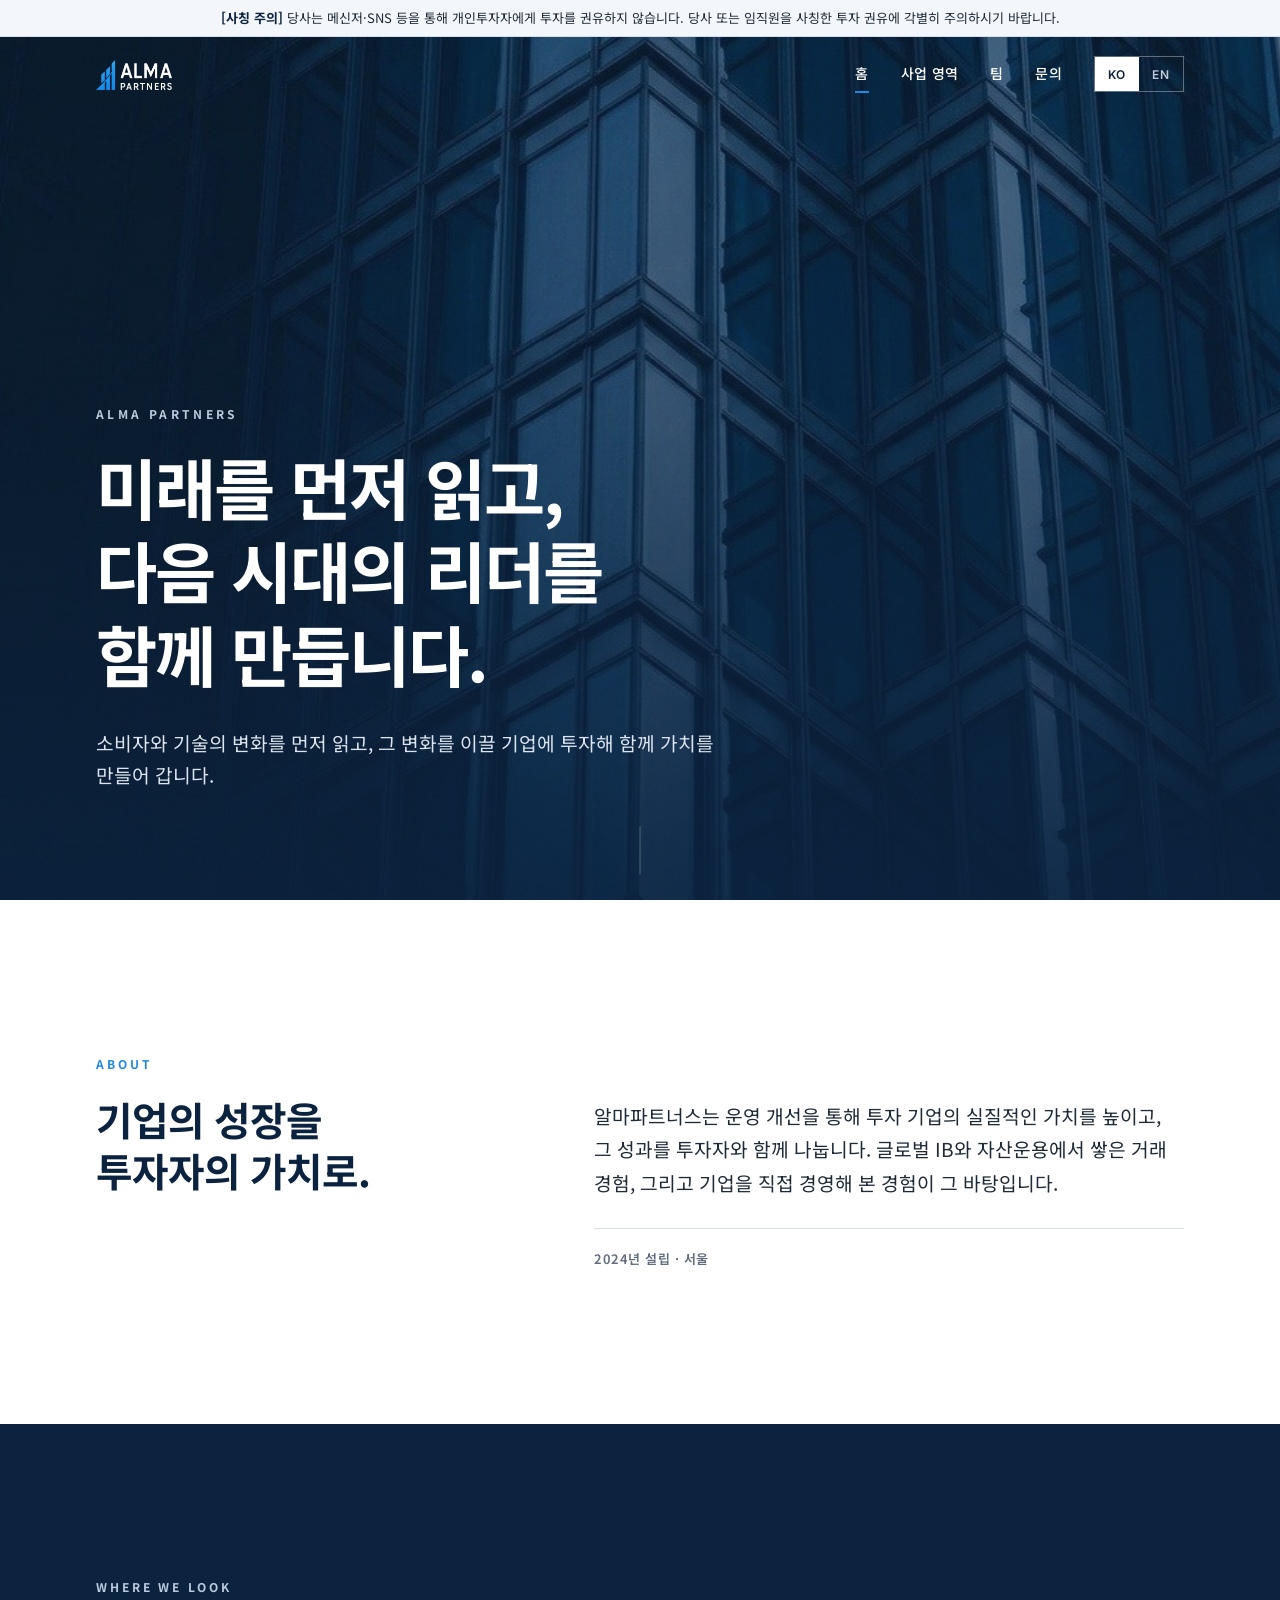
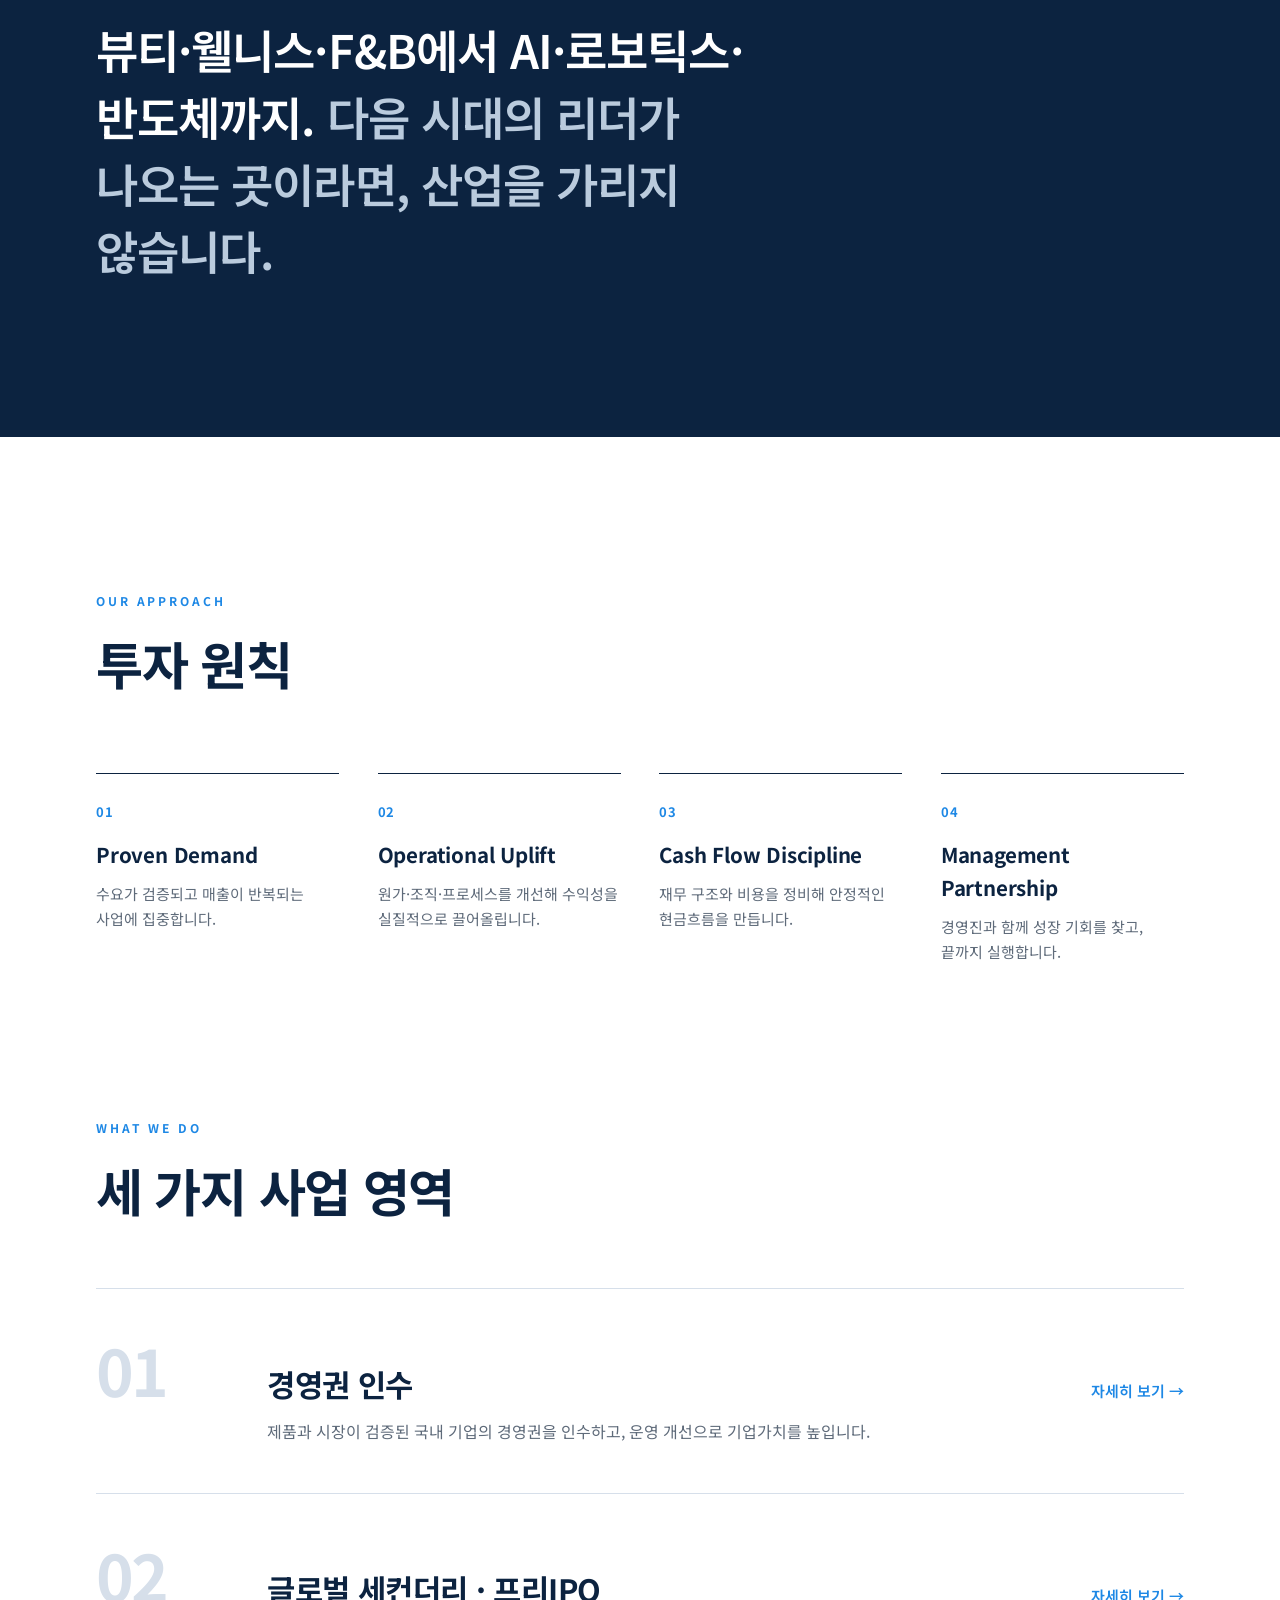
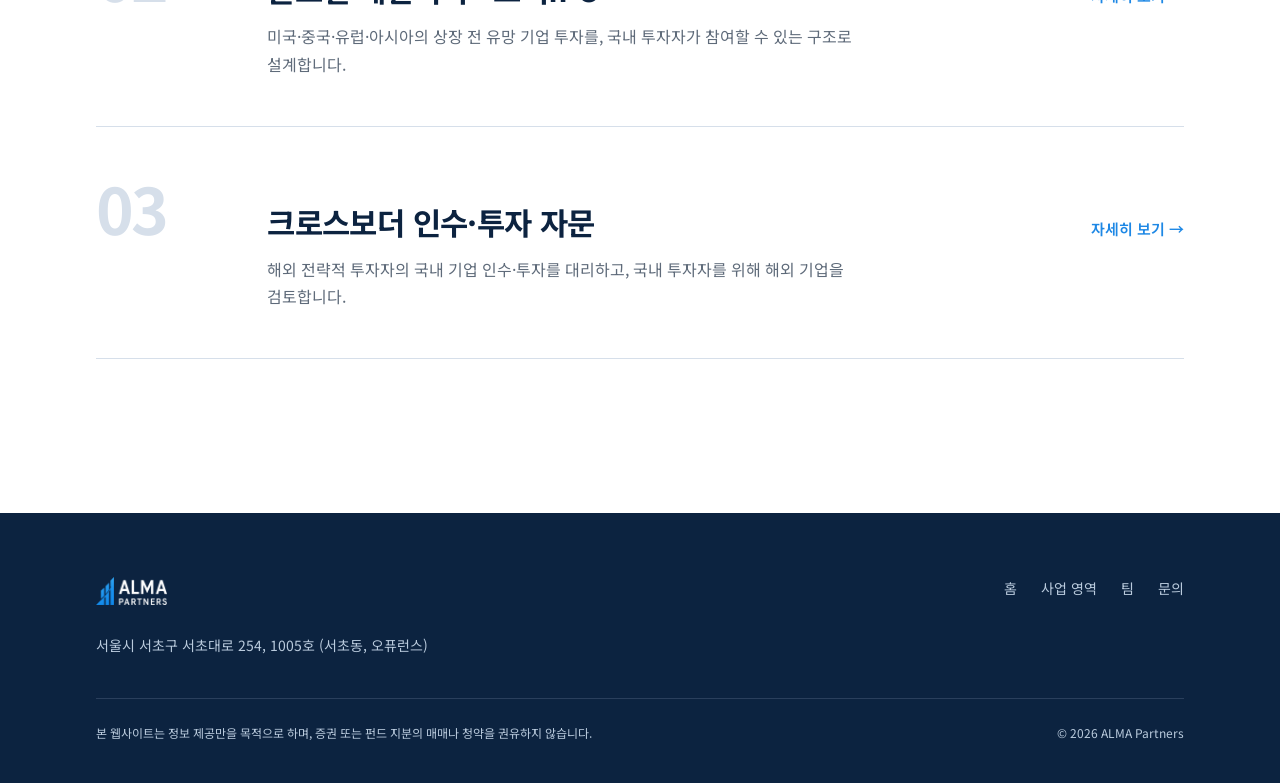
<file: index.html>
<!doctype html>
<html lang="ko" data-lang="ko" class="no-js" data-title-ko="ALMA Partners | 알마파트너스" data-title-en="ALMA Partners" data-desc-ko="알마파트너스는 다음 시대를 이끌 기업에 투자하고, 운영 개선으로 투자자를 위한 가치를 만드는 사모투자 운용사입니다." data-desc-en="ALMA Partners is a Seoul-based private equity firm that backs the companies that will lead what comes next, and creates value alongside them.">
<head>
<meta charset="utf-8">
<meta name="viewport" content="width=device-width, initial-scale=1, viewport-fit=cover">
<title>ALMA Partners | 알마파트너스</title>
<meta name="description" content="알마파트너스는 다음 시대를 이끌 기업에 투자하고, 운영 개선으로 투자자를 위한 가치를 만드는 사모투자 운용사입니다.">
<meta property="og:title" content="ALMA Partners">
<meta property="og:description" content="ALMA Partners is a Seoul-based private equity firm that backs the companies that will lead what comes next, and creates value alongside them.">
<meta property="og:image" content="assets/hero.jpg">
<meta property="og:type" content="website">
<meta name="theme-color" content="#0C2340">
<link rel="icon" type="image/png" href="assets/favicon.png">
<link rel="apple-touch-icon" href="assets/apple-touch-icon.png">
<link rel="preconnect" href="https://fonts.googleapis.com">
<link rel="preconnect" href="https://fonts.gstatic.com" crossorigin>
<link href="https://fonts.googleapis.com/css2?family=Inter:wght@400;500;600;700&family=Noto+Sans+KR:wght@400;500;700&display=swap" rel="stylesheet">
<link rel="stylesheet" href="css/style.css">
</head>
<body class="page-home">
<header class="site-head">
  <div class="notice ko-only" role="note"><strong>[사칭 주의]</strong> 당사는 메신저·SNS 등을 통해 개인투자자에게 투자를 권유하지 않습니다. 당사 또는 임직원을 사칭한 투자 권유에 각별히 주의하시기 바랍니다.</div>
  <div class="wrap bar">
    <a class="brand" href="index.html" aria-label="ALMA Partners"><img src="assets/logo_white.png" alt="ALMA Partners" width="76" height="30"></a>
    <button class="burger" type="button" aria-label="Menu" aria-expanded="false" aria-controls="nav"><span></span><span></span><span></span></button>
    <nav class="nav" id="nav" aria-label="Main">
      <a href="index.html" aria-current="page"><span data-l="ko">홈</span><span data-l="en">Home</span></a><a href="what-we-do.html"><span data-l="ko">사업 영역</span><span data-l="en">What We Do</span></a><a href="team.html"><span data-l="ko">팀</span><span data-l="en">Team</span></a><a href="contact.html"><span data-l="ko">문의</span><span data-l="en">Contact</span></a>
      <div class="lang" role="group" aria-label="Language"><button type="button" data-set="ko" aria-pressed="true">KO</button><button type="button" data-set="en" aria-pressed="false">EN</button></div>
    </nav>
  </div>
</header>
<main>
<section class="hero">
  <div class="hero-bg" aria-hidden="true"></div>
  <div class="wrap">
    <p class="eyebrow reveal">ALMA Partners</p>
    <h1 class="reveal" style="--d:1"><span data-l="ko">미래를 먼저 읽고,<br>다음 시대의 리더를<br>함께 만듭니다.</span><span data-l="en">See what&rsquo;s next.<br>Build who leads it.</span></h1>
    <p class="lead reveal" style="--d:2"><span data-l="ko">소비자와 기술의 변화를 먼저 읽고, 그 변화를 이끌 기업에 투자해 함께 가치를 만들어 갑니다.</span><span data-l="en">We picture where consumers and technology are heading, then partner with the companies that will lead that future, and create value alongside them.</span></p>
  </div>
  <div class="scroll-hint" aria-hidden="true"></div>
</section>

<section class="block">
  <div class="wrap">
    <p class="label reveal">About</p>
    <div class="split">
      <h2 class="h2 reveal" style="--d:1"><span data-l="ko">기업의 성장을<br>투자자의 가치로.</span><span data-l="en">Building better companies.<br>Creating value for our investors.</span></h2>
      <div class="reveal" style="--d:2">
        <p class="body-lg"><span data-l="ko">알마파트너스는 운영 개선을 통해 투자 기업의 실질적인 가치를 높이고, 그 성과를 투자자와 함께 나눕니다. 글로벌 IB와 자산운용에서 쌓은 거래 경험, 그리고 기업을 직접 경영해 본 경험이 그 바탕입니다.</span><span data-l="en">We raise the real value of the companies we invest in through operating improvement, and share that outcome with our investors. Our partners bring deal experience from global investment banks and asset managers, and have run companies themselves.</span></p>
        <p class="facts"><span data-l="ko">2024년 설립 · 서울</span><span data-l="en">Founded 2024 · Seoul</span></p>
      </div>
    </div>
  </div>
</section>

<section class="block statement">
  <div class="wrap">
    <p class="label reveal" style="color:var(--pale)">Where We Look</p>
    <p class="reveal" style="--d:1"><span data-l="ko">뷰티·웰니스·F&amp;B에서 AI·로보틱스·반도체까지. <span class="accent">다음 시대의 리더가 나오는 곳이라면, 산업을 가리지 않습니다.</span></span><span data-l="en">From beauty, wellness and F&amp;B to AI, robotics and semiconductors, <span class="accent">wherever the next leaders are being built.</span></span></p>
  </div>
</section>

<section class="block">
  <div class="wrap">
    <p class="label reveal">Our Approach</p>
    <h2 class="h2 reveal" style="--d:1"><span data-l="ko">투자 원칙</span><span data-l="en">How we invest</span></h2>
    <div class="principles">
      <div class="principle reveal" style="--d:0"><span class="num">01</span><h3>Proven Demand</h3><p><span data-l="ko">수요가 검증되고 매출이 반복되는 사업에 집중합니다.</span><span data-l="en">We focus on businesses with validated demand and recurring revenue.</span></p></div>
      <div class="principle reveal" style="--d:1"><span class="num">02</span><h3>Operational Uplift</h3><p><span data-l="ko">원가·조직·프로세스를 개선해 수익성을 실질적으로 끌어올립니다.</span><span data-l="en">We raise real profitability through cost, organisation and process improvement.</span></p></div>
      <div class="principle reveal" style="--d:2"><span class="num">03</span><h3>Cash Flow Discipline</h3><p><span data-l="ko">재무 구조와 비용을 정비해 안정적인 현금흐름을 만듭니다.</span><span data-l="en">We build stable cash flow through a stronger capital structure and cost efficiency.</span></p></div>
      <div class="principle reveal" style="--d:3"><span class="num">04</span><h3>Management Partnership</h3><p><span data-l="ko">경영진과 함께 성장 기회를 찾고, 끝까지 실행합니다.</span><span data-l="en">We find and execute growth opportunities together with management.</span></p></div>
    </div>
  </div>
</section>

<section class="block" style="padding-top:0">
  <div class="wrap">
    <p class="label reveal">What We Do</p>
    <h2 class="h2 reveal" style="--d:1"><span data-l="ko">세 가지 사업 영역</span><span data-l="en">Three platforms</span></h2>
    <div class="platforms">
      <a class="platform reveal" style="--d:0" href="what-we-do.html#p01"><span class="big">01</span><div><h3><span data-l="ko">경영권 인수</span><span data-l="en">Control Buyout</span></h3><p><span data-l="ko">제품과 시장이 검증된 국내 기업의 경영권을 인수하고, 운영 개선으로 기업가치를 높입니다.</span><span data-l="en">We acquire control of Korean companies with proven product-market fit and grow their value through operating improvement.</span></p></div><span class="arrow"><span data-l="ko">자세히 보기 →</span><span data-l="en">Learn more →</span></span></a>
      <a class="platform reveal" style="--d:1" href="what-we-do.html#p02"><span class="big">02</span><div><h3><span data-l="ko">글로벌 세컨더리 <br>· 프리IPO</span><span data-l="en">Global Secondaries & Pre-IPO</span></h3><p><span data-l="ko">미국·중국·유럽·아시아의 상장 전 유망 기업 투자를, 국내 투자자가 참여할 수 있는 구조로 설계합니다.</span><span data-l="en">We structure investments in late-stage private companies in the US, China, Europe and Asia through a Korean vehicle.</span></p></div><span class="arrow"><span data-l="ko">자세히 보기 →</span><span data-l="en">Learn more →</span></span></a>
      <a class="platform reveal" style="--d:2" href="what-we-do.html#p03"><span class="big">03</span><div><h3><span data-l="ko">크로스보더 <br>인수·투자 자문</span><span data-l="en">Cross-border Mandates</span></h3><p><span data-l="ko">해외 전략적 투자자의 국내 기업 인수·투자를 대리하고, 국내 투자자를 위해 해외 기업을 검토합니다.</span><span data-l="en">We act for overseas strategic investors acquiring or investing in Korean companies, and review global companies for Korean investors.</span></p></div><span class="arrow"><span data-l="ko">자세히 보기 →</span><span data-l="en">Learn more →</span></span></a>
    </div>
  </div>
</section>
</main>
<footer class="site-foot">
  <div class="wrap">
    <div class="foot-top">
      <img src="assets/logo_white.png" alt="ALMA Partners" width="71" height="28">
      <nav class="foot-nav" aria-label="Footer"><a href="index.html"><span data-l="ko">홈</span><span data-l="en">Home</span></a><a href="what-we-do.html"><span data-l="ko">사업 영역</span><span data-l="en">What We Do</span></a><a href="team.html"><span data-l="ko">팀</span><span data-l="en">Team</span></a><a href="contact.html"><span data-l="ko">문의</span><span data-l="en">Contact</span></a></nav>
    </div>
    <div class="foot-top" style="margin-top:28px">
      <address style="font-style:normal;font-size:14px;line-height:1.8"><span data-l="ko">서울시 서초구 서초대로 254, 1005호 (서초동, 오퓨런스)</span><span data-l="en">Suite 1005, 254 Seocho-daero, Seocho-gu, Seoul, Korea</span></address>
    </div>
    <div class="foot-bottom">
      <p><span data-l="ko">본 웹사이트는 정보 제공만을 목적으로 하며, 증권 또는 펀드 지분의 매매나 청약을 권유하지 않습니다.</span><span data-l="en">This website is for information only and does not constitute an offer or solicitation to buy or sell any securities or fund interests.</span></p>
      <p>© 2026 ALMA Partners</p>
    </div>
  </div>
</footer>
<script src="js/main.js"></script>
</body>
</html>
</file>
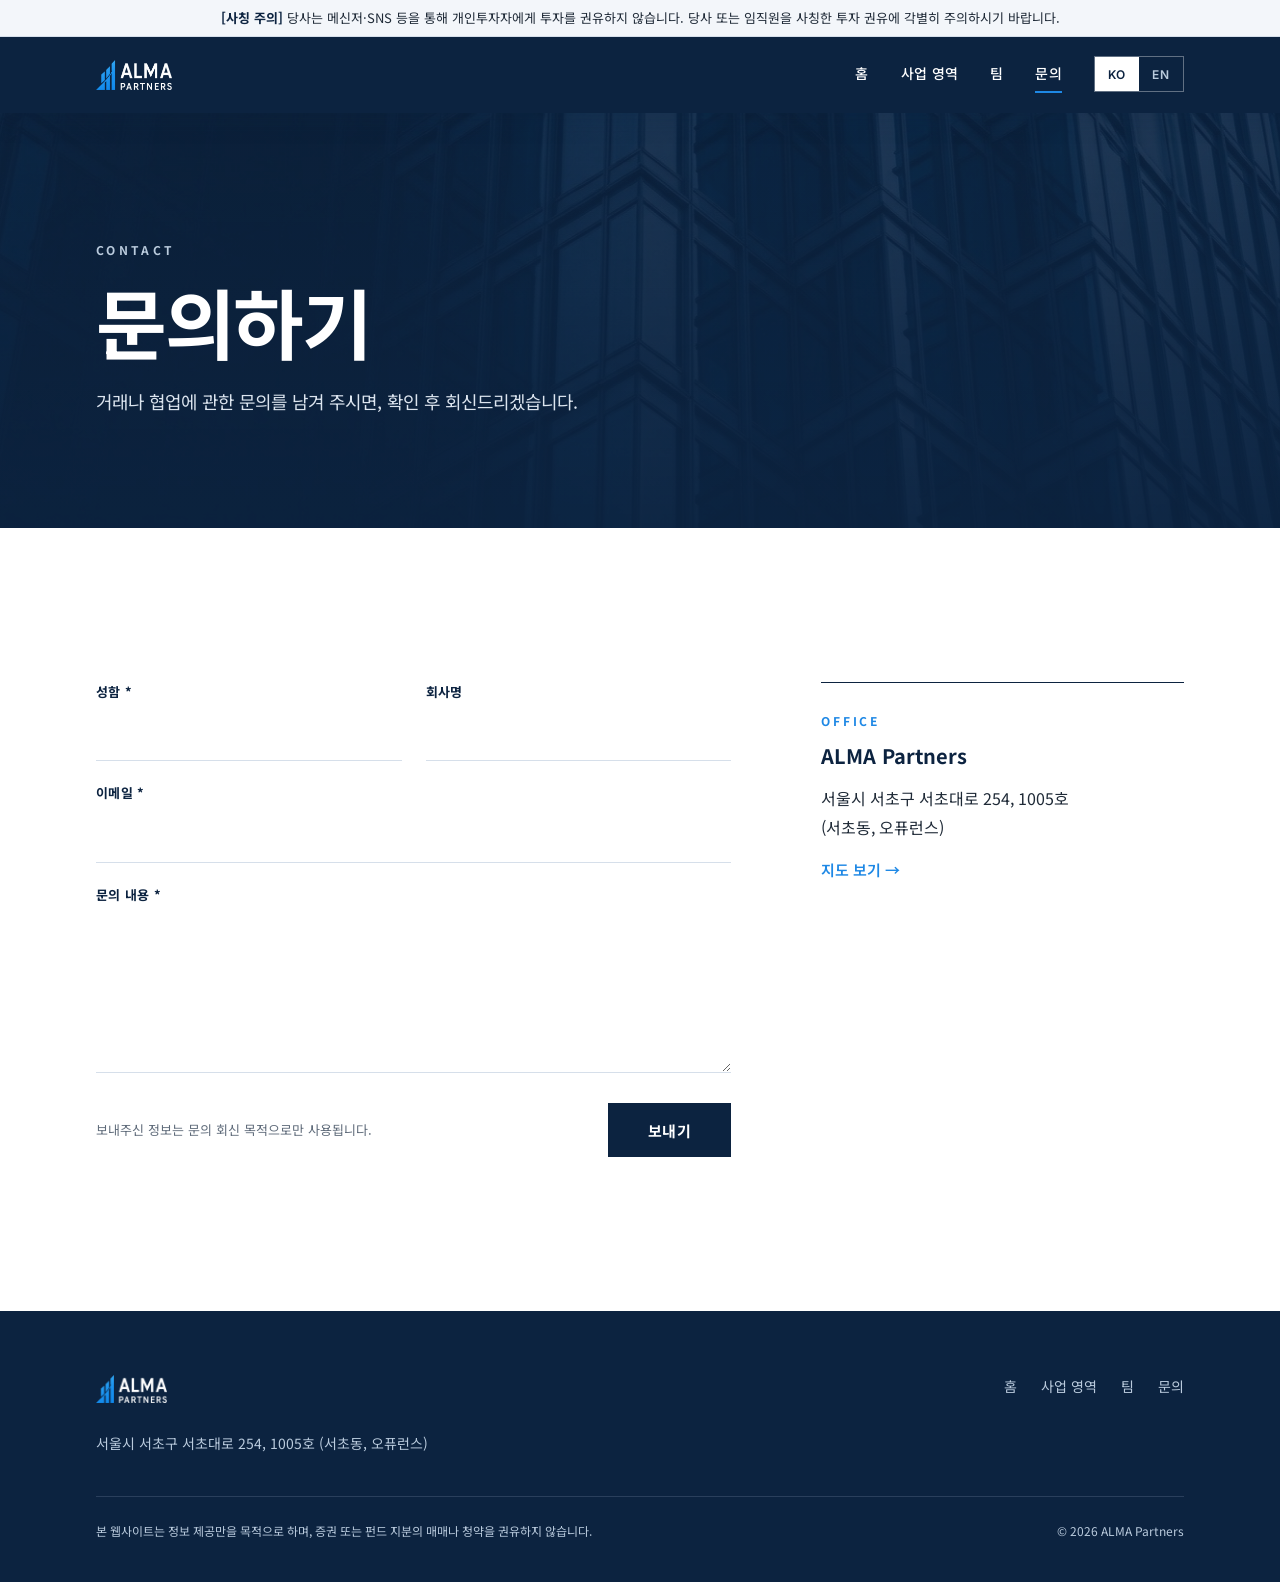
<file: contact.html>
<!doctype html>
<html lang="ko" data-lang="ko" class="no-js" data-title-ko="문의 | 알마파트너스" data-title-en="Contact | ALMA Partners" data-desc-ko="알마파트너스 문의하기" data-desc-en="Contact ALMA Partners">
<head>
<meta charset="utf-8">
<meta name="viewport" content="width=device-width, initial-scale=1, viewport-fit=cover">
<title>문의 | 알마파트너스</title>
<meta name="description" content="알마파트너스 문의하기">
<meta property="og:title" content="Contact | ALMA Partners">
<meta property="og:description" content="Contact ALMA Partners">
<meta property="og:image" content="assets/hero.jpg">
<meta property="og:type" content="website">
<meta name="theme-color" content="#0C2340">
<link rel="icon" type="image/png" href="assets/favicon.png">
<link rel="apple-touch-icon" href="assets/apple-touch-icon.png">
<link rel="preconnect" href="https://fonts.googleapis.com">
<link rel="preconnect" href="https://fonts.gstatic.com" crossorigin>
<link href="https://fonts.googleapis.com/css2?family=Inter:wght@400;500;600;700&family=Noto+Sans+KR:wght@400;500;700&display=swap" rel="stylesheet">
<link rel="stylesheet" href="css/style.css">
</head>
<body class="page-inner">
<header class="site-head">
  <div class="notice ko-only" role="note"><strong>[사칭 주의]</strong> 당사는 메신저·SNS 등을 통해 개인투자자에게 투자를 권유하지 않습니다. 당사 또는 임직원을 사칭한 투자 권유에 각별히 주의하시기 바랍니다.</div>
  <div class="wrap bar">
    <a class="brand" href="index.html" aria-label="ALMA Partners"><img src="assets/logo_white.png" alt="ALMA Partners" width="76" height="30"></a>
    <button class="burger" type="button" aria-label="Menu" aria-expanded="false" aria-controls="nav"><span></span><span></span><span></span></button>
    <nav class="nav" id="nav" aria-label="Main">
      <a href="index.html"><span data-l="ko">홈</span><span data-l="en">Home</span></a><a href="what-we-do.html"><span data-l="ko">사업 영역</span><span data-l="en">What We Do</span></a><a href="team.html"><span data-l="ko">팀</span><span data-l="en">Team</span></a><a href="contact.html" aria-current="page"><span data-l="ko">문의</span><span data-l="en">Contact</span></a>
      <div class="lang" role="group" aria-label="Language"><button type="button" data-set="ko" aria-pressed="true">KO</button><button type="button" data-set="en" aria-pressed="false">EN</button></div>
    </nav>
  </div>
</header>
<main>
<section class="band">
  <div class="hero-bg" aria-hidden="true"></div>
  <div class="wrap">
    <p class="eyebrow reveal">Contact</p>
    <h1 class="reveal" style="--d:1"><span data-l="ko">문의하기</span><span data-l="en">Get in touch</span></h1>
    <p class="lead reveal" style="--d:2"><span data-l="ko">거래나 협업에 관한 문의를 남겨 주시면, 확인 후 회신드리겠습니다.</span><span data-l="en">For transactions, partnerships or other enquiries, leave us a message and we will reply.</span></p>
  </div>
</section>
<section class="block">
  <div class="wrap contact-grid">
    <div class="form-area reveal">
      <form class="form" action="https://formsubmit.co/charlierhee@almapt.co.kr" method="POST" data-ajax="https://formsubmit.co/ajax/charlierhee@almapt.co.kr">
        <input type="hidden" name="_subject" value="ALMA Partners website enquiry">
                <input type="hidden" name="_captcha" value="false">
        <input type="text" name="_honey" class="hp" tabindex="-1" autocomplete="off" aria-hidden="true">
        <div class="field"><label for="f-name"><span data-l="ko">성함</span><span data-l="en">Name</span> *</label><input id="f-name" name="name" type="text" required autocomplete="name"></div>
        <div class="field"><label for="f-company"><span data-l="ko">회사명</span><span data-l="en">Company</span></label><input id="f-company" name="company" type="text" autocomplete="organization"></div>
        <div class="field full"><label for="f-email"><span data-l="ko">이메일</span><span data-l="en">Email</span> *</label><input id="f-email" name="email" type="email" required autocomplete="email"></div>
        <div class="field full"><label for="f-msg"><span data-l="ko">문의 내용</span><span data-l="en">Message</span> *</label><textarea id="f-msg" name="message" required></textarea></div>
        <div class="form-foot"><small><span data-l="ko">보내주신 정보는 문의 회신 목적으로만 사용됩니다.</span><span data-l="en">Your details are used only to reply to your enquiry.</span></small><button class="btn" type="submit"><span class="btn-idle"><span data-l="ko">보내기</span><span data-l="en">Send</span></span><span class="btn-busy"><span data-l="ko">보내는 중…</span><span data-l="en">Sending…</span></span></button></div>
        <p class="form-error" role="alert"><span data-l="ko">전송에 실패했습니다. 잠시 후 다시 시도해 주세요.</span><span data-l="en">Sorry, the message could not be sent. Please try again shortly.</span></p><div style="display:none"></div>
      </form>
      <div class="thanks" role="status"><h3><span data-l="ko">문의가 접수되었습니다.</span><span data-l="en">Thank you. Your message has been sent.</span></h3><p style="margin:0"><span data-l="ko">확인 후 이메일로 회신드리겠습니다.</span><span data-l="en">We will reply to you by email.</span></p></div>
    </div>
    <aside class="office reveal" style="--d:1">
      <p class="label" style="margin:0">Office</p>
      <div class="name">ALMA Partners</div>
      <address><span data-l="ko">서울시 서초구 서초대로 254, 1005호<br>(서초동, 오퓨런스)</span><span data-l="en">Suite 1005, 254 Seocho-daero<br>Seocho-gu, Seoul, Korea</span></address>
      <a href="https://map.naver.com/p/search/%EC%84%9C%EC%B4%88%EB%8C%80%EB%A1%9C%20254" target="_blank" rel="noopener"><span data-l="ko">지도 보기 →</span><span data-l="en">View on map →</span></a>
    </aside>
  </div>
</section>
</main>
<footer class="site-foot">
  <div class="wrap">
    <div class="foot-top">
      <img src="assets/logo_white.png" alt="ALMA Partners" width="71" height="28">
      <nav class="foot-nav" aria-label="Footer"><a href="index.html"><span data-l="ko">홈</span><span data-l="en">Home</span></a><a href="what-we-do.html"><span data-l="ko">사업 영역</span><span data-l="en">What We Do</span></a><a href="team.html"><span data-l="ko">팀</span><span data-l="en">Team</span></a><a href="contact.html"><span data-l="ko">문의</span><span data-l="en">Contact</span></a></nav>
    </div>
    <div class="foot-top" style="margin-top:28px">
      <address style="font-style:normal;font-size:14px;line-height:1.8"><span data-l="ko">서울시 서초구 서초대로 254, 1005호 (서초동, 오퓨런스)</span><span data-l="en">Suite 1005, 254 Seocho-daero, Seocho-gu, Seoul, Korea</span></address>
    </div>
    <div class="foot-bottom">
      <p><span data-l="ko">본 웹사이트는 정보 제공만을 목적으로 하며, 증권 또는 펀드 지분의 매매나 청약을 권유하지 않습니다.</span><span data-l="en">This website is for information only and does not constitute an offer or solicitation to buy or sell any securities or fund interests.</span></p>
      <p>© 2026 ALMA Partners</p>
    </div>
  </div>
</footer>
<script src="js/main.js"></script>
</body>
</html>
</file>
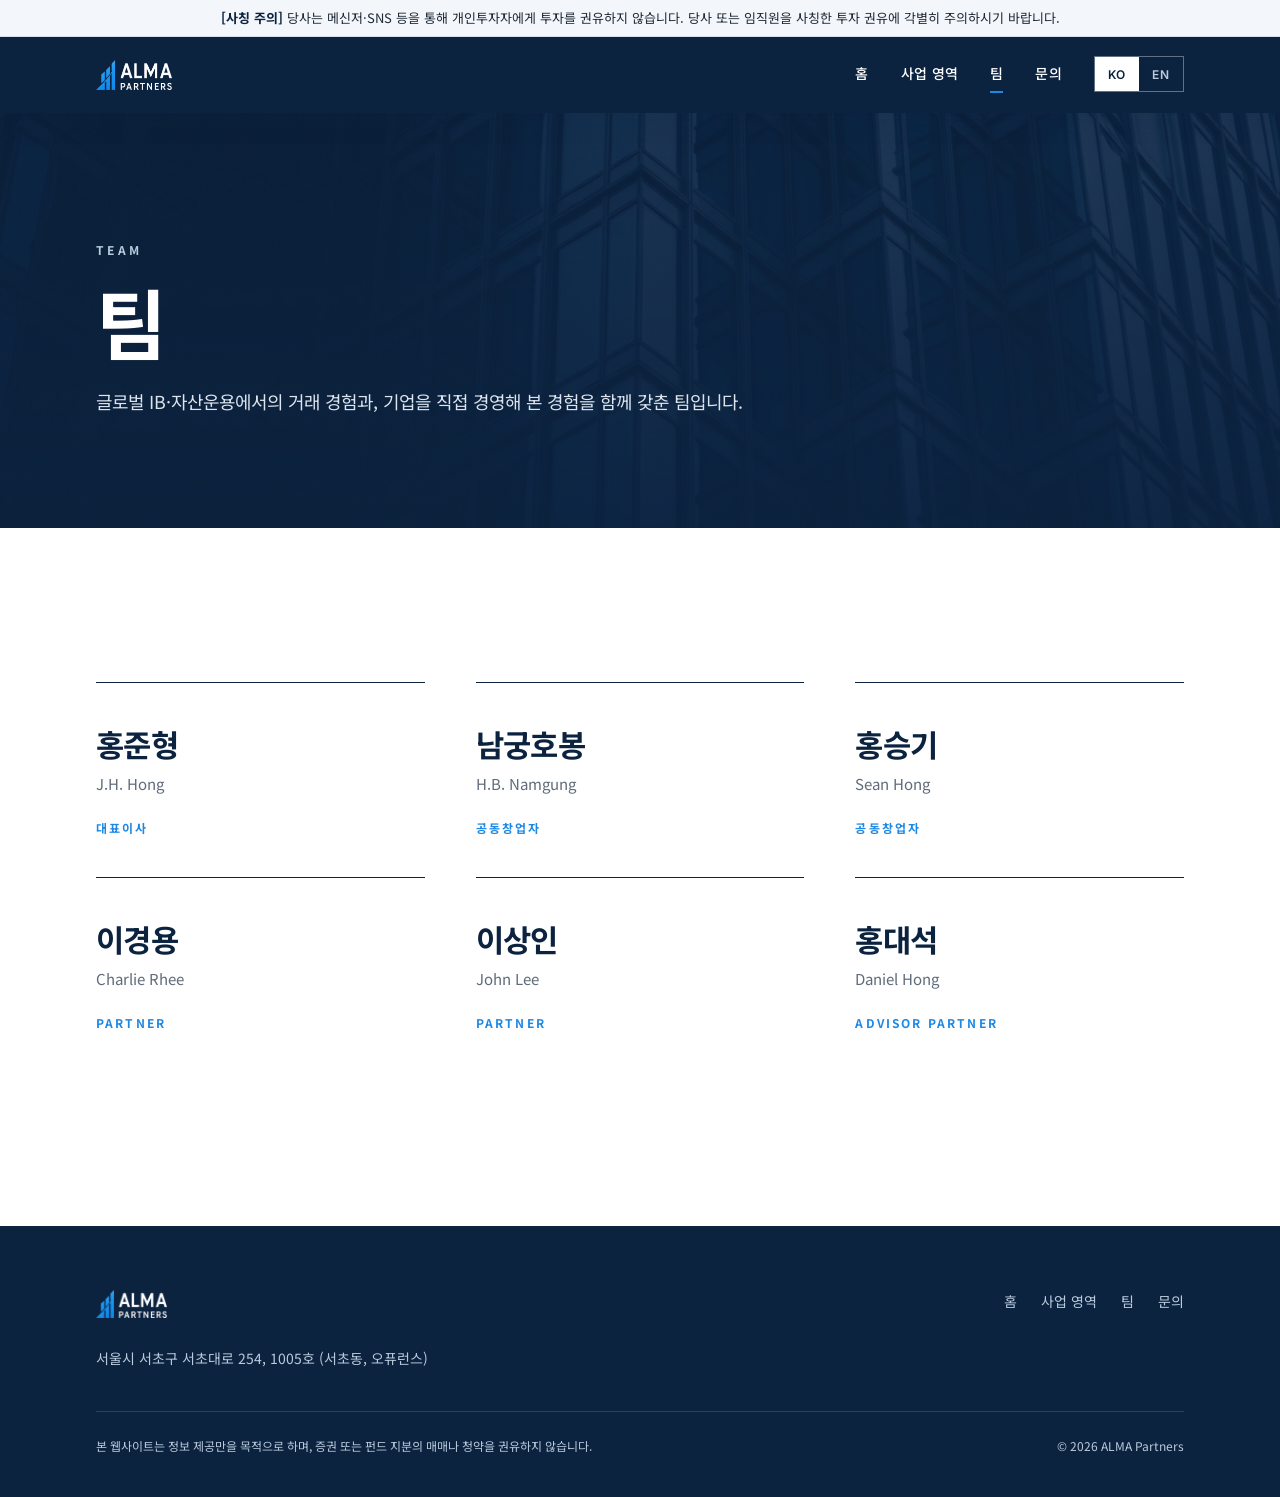
<file: team.html>
<!doctype html>
<html lang="ko" data-lang="ko" class="no-js" data-title-ko="팀 | 알마파트너스" data-title-en="Team | ALMA Partners" data-desc-ko="알마파트너스 파트너 구성" data-desc-en="The ALMA Partners team">
<head>
<meta charset="utf-8">
<meta name="viewport" content="width=device-width, initial-scale=1, viewport-fit=cover">
<title>팀 | 알마파트너스</title>
<meta name="description" content="알마파트너스 파트너 구성">
<meta property="og:title" content="Team | ALMA Partners">
<meta property="og:description" content="The ALMA Partners team">
<meta property="og:image" content="assets/hero.jpg">
<meta property="og:type" content="website">
<meta name="theme-color" content="#0C2340">
<link rel="icon" type="image/png" href="assets/favicon.png">
<link rel="apple-touch-icon" href="assets/apple-touch-icon.png">
<link rel="preconnect" href="https://fonts.googleapis.com">
<link rel="preconnect" href="https://fonts.gstatic.com" crossorigin>
<link href="https://fonts.googleapis.com/css2?family=Inter:wght@400;500;600;700&family=Noto+Sans+KR:wght@400;500;700&display=swap" rel="stylesheet">
<link rel="stylesheet" href="css/style.css">
</head>
<body class="page-inner">
<header class="site-head">
  <div class="notice ko-only" role="note"><strong>[사칭 주의]</strong> 당사는 메신저·SNS 등을 통해 개인투자자에게 투자를 권유하지 않습니다. 당사 또는 임직원을 사칭한 투자 권유에 각별히 주의하시기 바랍니다.</div>
  <div class="wrap bar">
    <a class="brand" href="index.html" aria-label="ALMA Partners"><img src="assets/logo_white.png" alt="ALMA Partners" width="76" height="30"></a>
    <button class="burger" type="button" aria-label="Menu" aria-expanded="false" aria-controls="nav"><span></span><span></span><span></span></button>
    <nav class="nav" id="nav" aria-label="Main">
      <a href="index.html"><span data-l="ko">홈</span><span data-l="en">Home</span></a><a href="what-we-do.html"><span data-l="ko">사업 영역</span><span data-l="en">What We Do</span></a><a href="team.html" aria-current="page"><span data-l="ko">팀</span><span data-l="en">Team</span></a><a href="contact.html"><span data-l="ko">문의</span><span data-l="en">Contact</span></a>
      <div class="lang" role="group" aria-label="Language"><button type="button" data-set="ko" aria-pressed="true">KO</button><button type="button" data-set="en" aria-pressed="false">EN</button></div>
    </nav>
  </div>
</header>
<main>
<section class="band">
  <div class="hero-bg" aria-hidden="true"></div>
  <div class="wrap">
    <p class="eyebrow reveal">Team</p>
    <h1 class="reveal" style="--d:1"><span data-l="ko">팀</span><span data-l="en">Dealmakers and operators.</span></h1>
    <p class="lead reveal" style="--d:2"><span data-l="ko">글로벌 IB·자산운용에서의 거래 경험과, 기업을 직접 경영해 본 경험을 함께 갖춘 팀입니다.</span><span data-l="en">Transaction experience from global investment banks and asset managers, combined with hands-on experience running companies.</span></p>
  </div>
</section>
<section class="block"><div class="wrap team">
  <div class="person reveal" style="--d:0"><div class="name"><span data-l="ko">홍준형</span><span data-l="en">J.H. Hong</span></div><div class="alt"><span data-l="ko">J.H. Hong</span><span data-l="en">홍준형</span></div><div class="role"><span data-l="ko">대표이사</span><span data-l="en">CEO</span></div></div>
  <div class="person reveal" style="--d:1"><div class="name"><span data-l="ko">남궁호봉</span><span data-l="en">H.B. Namgung</span></div><div class="alt"><span data-l="ko">H.B. Namgung</span><span data-l="en">남궁호봉</span></div><div class="role"><span data-l="ko">공동창업자</span><span data-l="en">Co-founder</span></div></div>
  <div class="person reveal" style="--d:2"><div class="name"><span data-l="ko">홍승기</span><span data-l="en">Sean Hong</span></div><div class="alt"><span data-l="ko">Sean Hong</span><span data-l="en">홍승기</span></div><div class="role"><span data-l="ko">공동창업자</span><span data-l="en">Co-founder</span></div></div>
  <div class="person reveal" style="--d:0"><div class="name"><span data-l="ko">이경용</span><span data-l="en">Charlie Rhee</span></div><div class="alt"><span data-l="ko">Charlie Rhee</span><span data-l="en">이경용</span></div><div class="role">Partner</div></div>
  <div class="person reveal" style="--d:1"><div class="name"><span data-l="ko">이상인</span><span data-l="en">John Lee</span></div><div class="alt"><span data-l="ko">John Lee</span><span data-l="en">이상인</span></div><div class="role">Partner</div></div>
  <div class="person reveal" style="--d:2"><div class="name"><span data-l="ko">홍대석</span><span data-l="en">Daniel Hong</span></div><div class="alt"><span data-l="ko">Daniel Hong</span><span data-l="en">홍대석</span></div><div class="role">Advisor Partner</div></div>
</div></section>
</main>
<footer class="site-foot">
  <div class="wrap">
    <div class="foot-top">
      <img src="assets/logo_white.png" alt="ALMA Partners" width="71" height="28">
      <nav class="foot-nav" aria-label="Footer"><a href="index.html"><span data-l="ko">홈</span><span data-l="en">Home</span></a><a href="what-we-do.html"><span data-l="ko">사업 영역</span><span data-l="en">What We Do</span></a><a href="team.html"><span data-l="ko">팀</span><span data-l="en">Team</span></a><a href="contact.html"><span data-l="ko">문의</span><span data-l="en">Contact</span></a></nav>
    </div>
    <div class="foot-top" style="margin-top:28px">
      <address style="font-style:normal;font-size:14px;line-height:1.8"><span data-l="ko">서울시 서초구 서초대로 254, 1005호 (서초동, 오퓨런스)</span><span data-l="en">Suite 1005, 254 Seocho-daero, Seocho-gu, Seoul, Korea</span></address>
    </div>
    <div class="foot-bottom">
      <p><span data-l="ko">본 웹사이트는 정보 제공만을 목적으로 하며, 증권 또는 펀드 지분의 매매나 청약을 권유하지 않습니다.</span><span data-l="en">This website is for information only and does not constitute an offer or solicitation to buy or sell any securities or fund interests.</span></p>
      <p>© 2026 ALMA Partners</p>
    </div>
  </div>
</footer>
<script src="js/main.js"></script>
</body>
</html>
</file>
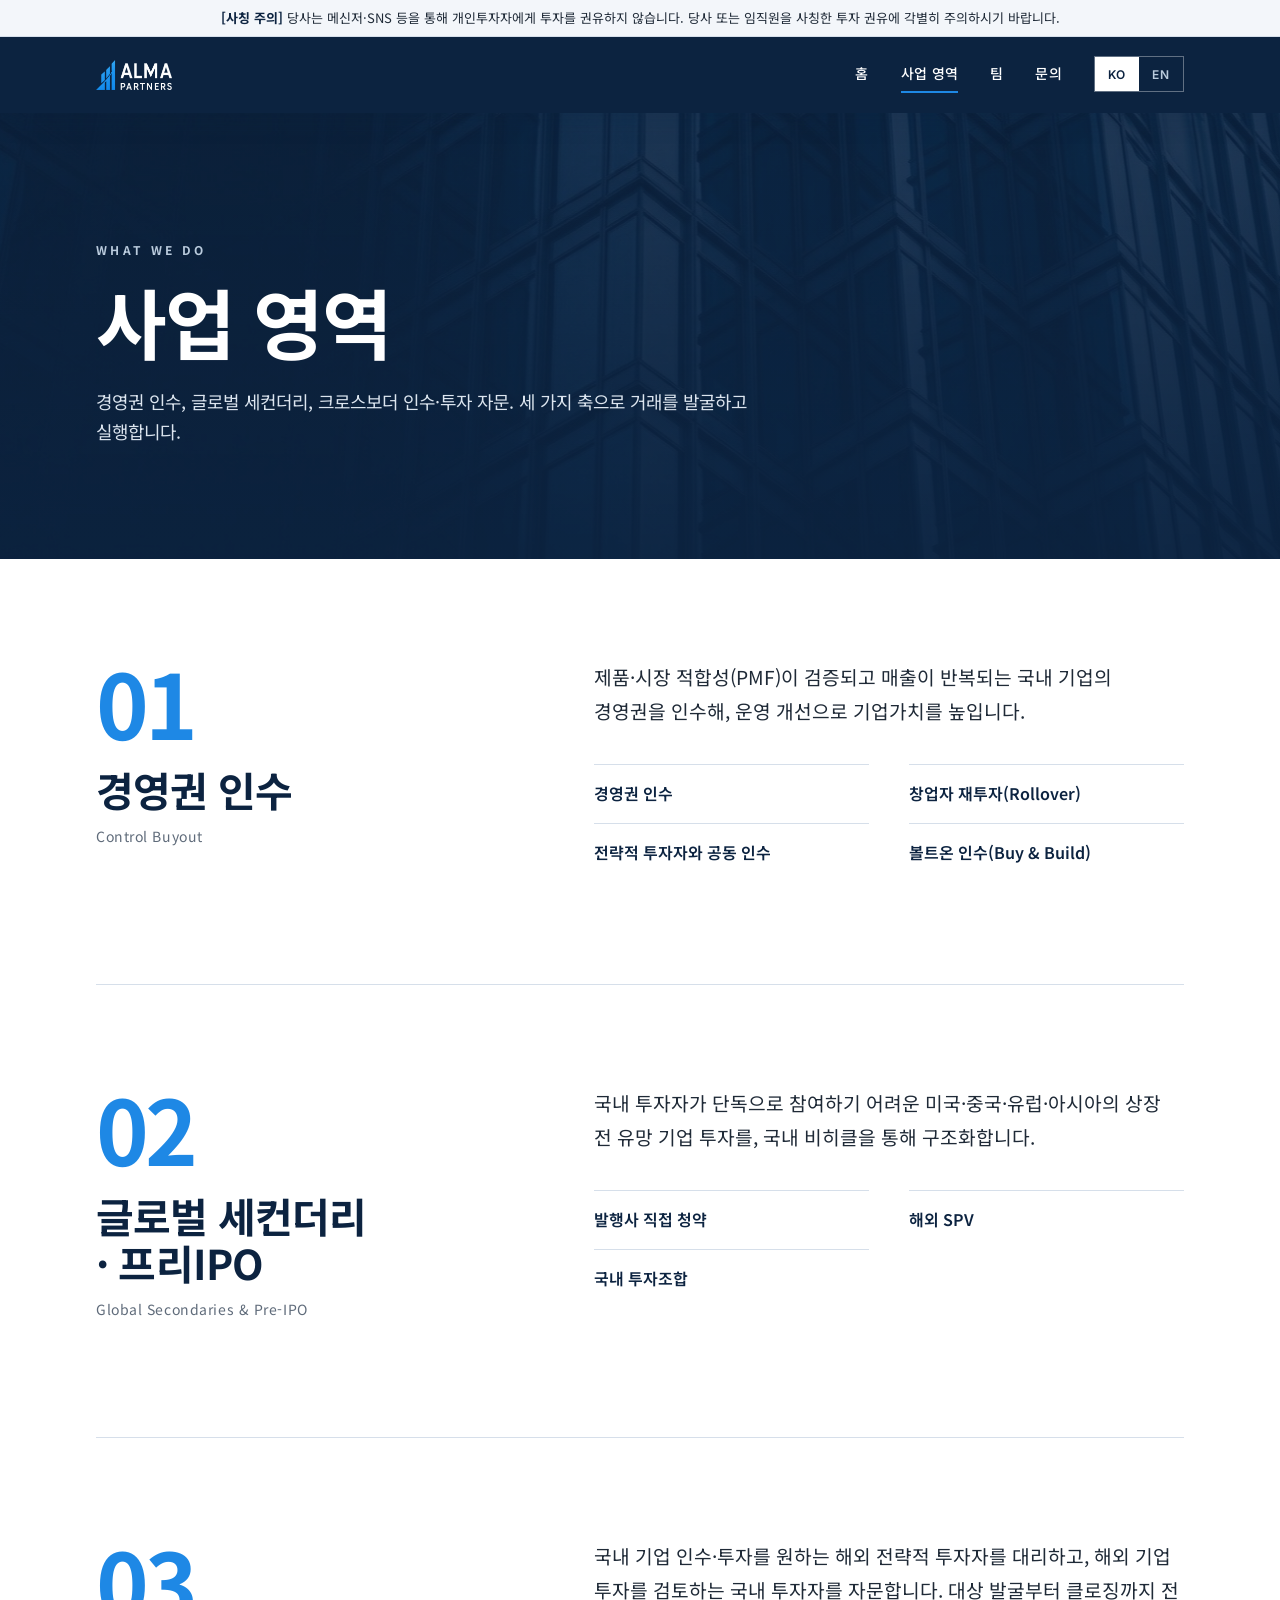
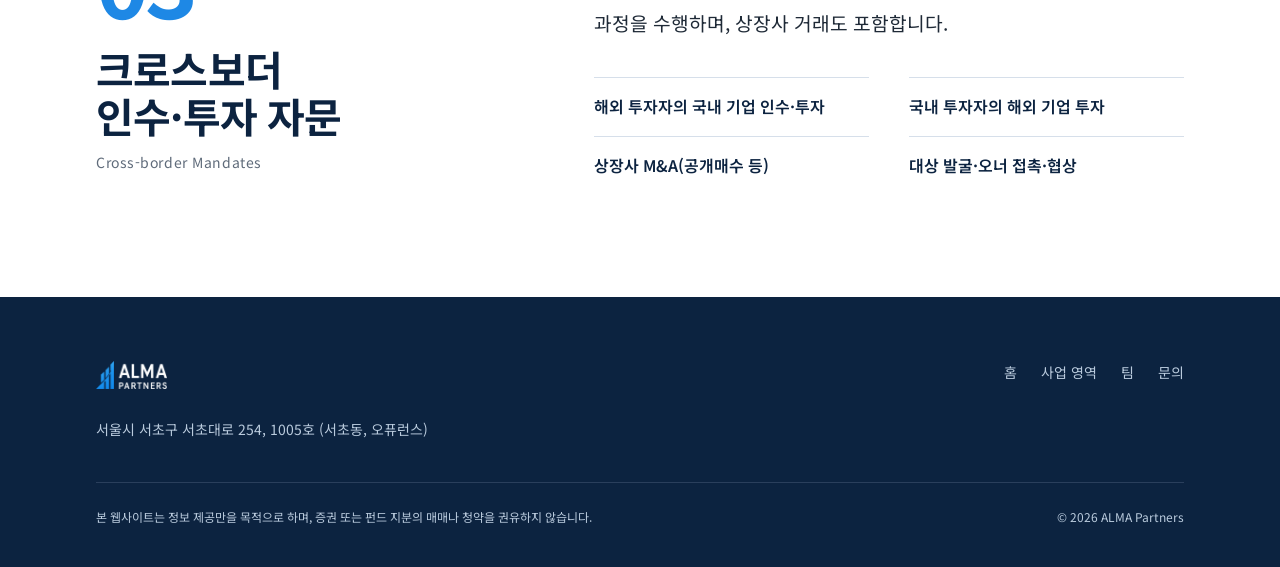
<file: what-we-do.html>
<!doctype html>
<html lang="ko" data-lang="ko" class="no-js" data-title-ko="사업 영역 | 알마파트너스" data-title-en="What We Do | ALMA Partners" data-desc-ko="경영권 인수, 글로벌 세컨더리, 크로스보더 인수·투자 자문의 세 축으로 거래를 발굴하고 실행합니다." data-desc-en="Control buyouts, global secondaries and cross-border mandates.">
<head>
<meta charset="utf-8">
<meta name="viewport" content="width=device-width, initial-scale=1, viewport-fit=cover">
<title>사업 영역 | 알마파트너스</title>
<meta name="description" content="경영권 인수, 글로벌 세컨더리, 크로스보더 인수·투자 자문의 세 축으로 거래를 발굴하고 실행합니다.">
<meta property="og:title" content="What We Do | ALMA Partners">
<meta property="og:description" content="Control buyouts, global secondaries and cross-border mandates.">
<meta property="og:image" content="assets/hero.jpg">
<meta property="og:type" content="website">
<meta name="theme-color" content="#0C2340">
<link rel="icon" type="image/png" href="assets/favicon.png">
<link rel="apple-touch-icon" href="assets/apple-touch-icon.png">
<link rel="preconnect" href="https://fonts.googleapis.com">
<link rel="preconnect" href="https://fonts.gstatic.com" crossorigin>
<link href="https://fonts.googleapis.com/css2?family=Inter:wght@400;500;600;700&family=Noto+Sans+KR:wght@400;500;700&display=swap" rel="stylesheet">
<link rel="stylesheet" href="css/style.css">
</head>
<body class="page-inner">
<header class="site-head">
  <div class="notice ko-only" role="note"><strong>[사칭 주의]</strong> 당사는 메신저·SNS 등을 통해 개인투자자에게 투자를 권유하지 않습니다. 당사 또는 임직원을 사칭한 투자 권유에 각별히 주의하시기 바랍니다.</div>
  <div class="wrap bar">
    <a class="brand" href="index.html" aria-label="ALMA Partners"><img src="assets/logo_white.png" alt="ALMA Partners" width="76" height="30"></a>
    <button class="burger" type="button" aria-label="Menu" aria-expanded="false" aria-controls="nav"><span></span><span></span><span></span></button>
    <nav class="nav" id="nav" aria-label="Main">
      <a href="index.html"><span data-l="ko">홈</span><span data-l="en">Home</span></a><a href="what-we-do.html" aria-current="page"><span data-l="ko">사업 영역</span><span data-l="en">What We Do</span></a><a href="team.html"><span data-l="ko">팀</span><span data-l="en">Team</span></a><a href="contact.html"><span data-l="ko">문의</span><span data-l="en">Contact</span></a>
      <div class="lang" role="group" aria-label="Language"><button type="button" data-set="ko" aria-pressed="true">KO</button><button type="button" data-set="en" aria-pressed="false">EN</button></div>
    </nav>
  </div>
</header>
<main>
<section class="band">
  <div class="hero-bg" aria-hidden="true"></div>
  <div class="wrap">
    <p class="eyebrow reveal">What We Do</p>
    <h1 class="reveal" style="--d:1"><span data-l="ko">사업 영역</span><span data-l="en">Sourcing. Access. <span class="nw">Value creation.</span></span></h1>
    <p class="lead reveal" style="--d:2"><span data-l="ko">경영권 인수, 글로벌 세컨더리, 크로스보더 인수·투자 자문. 세 가지 축으로 거래를 발굴하고 실행합니다.</span><span data-l="en">We originate and execute transactions across three platforms: control buyouts, global secondaries and cross-border mandates.</span></p>
  </div>
</section>
<section><div class="wrap">
<article class="detail" id="p01">
  <div><span class="big reveal">01</span><h2 class="reveal" style="--d:1"><span data-l="ko">경영권 인수</span><span data-l="en">Control Buyout</span></h2><p class="sub reveal" style="--d:2"><span data-l="ko">Control Buyout</span><span data-l="en">경영권 인수</span></p></div>
  <div><p class="body-lg reveal" style="--d:1"><span data-l="ko">제품·시장 적합성(PMF)이 검증되고 매출이 반복되는 국내 기업의 경영권을 인수해, 운영 개선으로 기업가치를 높입니다.</span><span data-l="en">We acquire control of Korean companies with proven product-market fit and recurring revenue, and grow their value through operating improvement.</span></p><ul><li class="reveal" style="--d:0"><span data-l="ko">경영권 인수</span><span data-l="en">Control buyout</span></li><li class="reveal" style="--d:1"><span data-l="ko">창업자 재투자(Rollover)</span><span data-l="en">Founder rollover</span></li><li class="reveal" style="--d:2"><span data-l="ko">전략적 투자자와 공동 인수</span><span data-l="en">Strategic co-investment</span></li><li class="reveal" style="--d:3"><span data-l="ko">볼트온 인수(Buy &amp; Build)</span><span data-l="en">Buy &amp; build</span></li></ul></div>
</article>
<article class="detail" id="p02">
  <div><span class="big reveal">02</span><h2 class="reveal" style="--d:1"><span data-l="ko">글로벌 세컨더리 <br>· 프리IPO</span><span data-l="en">Global Secondaries &amp; Pre-IPO</span></h2><p class="sub reveal" style="--d:2"><span data-l="ko">Global Secondaries &amp; Pre-IPO</span><span data-l="en">글로벌 세컨더리 · 프리IPO</span></p></div>
  <div><p class="body-lg reveal" style="--d:1"><span data-l="ko">국내 투자자가 단독으로 참여하기 어려운 미국·중국·유럽·아시아의 상장 전 유망 기업 투자를, 국내 비히클을 통해 구조화합니다.</span><span data-l="en">We structure investments in late-stage private companies in the US, China, Europe and Asia through a Korean vehicle, for investors who cannot execute them directly.</span></p><ul><li class="reveal" style="--d:0"><span data-l="ko">발행사 직접 청약</span><span data-l="en">Direct subscription</span></li><li class="reveal" style="--d:1"><span data-l="ko">해외 SPV</span><span data-l="en">Offshore SPV</span></li><li class="reveal" style="--d:2"><span data-l="ko">국내 투자조합</span><span data-l="en">Domestic vehicle</span></li></ul></div>
</article>
<article class="detail" id="p03">
  <div><span class="big reveal">03</span><h2 class="reveal" style="--d:1"><span data-l="ko">크로스보더 <br>인수·투자 자문</span><span data-l="en">Cross-border Mandates</span></h2><p class="sub reveal" style="--d:2"><span data-l="ko">Cross-border Mandates</span><span data-l="en">크로스보더 인수·투자 자문</span></p></div>
  <div><p class="body-lg reveal" style="--d:1"><span data-l="ko">국내 기업 인수·투자를 원하는 해외 전략적 투자자를 대리하고, 해외 기업 투자를 검토하는 국내 투자자를 자문합니다. 대상 발굴부터 클로징까지 전 과정을 수행하며, 상장사 거래도 포함합니다.</span><span data-l="en">We act for overseas strategic investors acquiring or investing in Korean companies, and advise Korean investors reviewing global companies, from target screening through to closing, including listed-company transactions.</span></p><ul><li class="reveal" style="--d:0"><span data-l="ko">해외 투자자의 국내 기업 인수·투자</span><span data-l="en">Overseas investors into Korea</span></li><li class="reveal" style="--d:1"><span data-l="ko">국내 투자자의 해외 기업 투자</span><span data-l="en">Korean investors into global companies</span></li><li class="reveal" style="--d:2"><span data-l="ko">상장사 M&amp;A(공개매수 등)</span><span data-l="en">Listed-company M&amp;A</span></li><li class="reveal" style="--d:3"><span data-l="ko">대상 발굴·오너 접촉·협상</span><span data-l="en">Screening, owner approach and negotiation</span></li></ul></div>
</article>
</div></section>
</main>
<footer class="site-foot">
  <div class="wrap">
    <div class="foot-top">
      <img src="assets/logo_white.png" alt="ALMA Partners" width="71" height="28">
      <nav class="foot-nav" aria-label="Footer"><a href="index.html"><span data-l="ko">홈</span><span data-l="en">Home</span></a><a href="what-we-do.html"><span data-l="ko">사업 영역</span><span data-l="en">What We Do</span></a><a href="team.html"><span data-l="ko">팀</span><span data-l="en">Team</span></a><a href="contact.html"><span data-l="ko">문의</span><span data-l="en">Contact</span></a></nav>
    </div>
    <div class="foot-top" style="margin-top:28px">
      <address style="font-style:normal;font-size:14px;line-height:1.8"><span data-l="ko">서울시 서초구 서초대로 254, 1005호 (서초동, 오퓨런스)</span><span data-l="en">Suite 1005, 254 Seocho-daero, Seocho-gu, Seoul, Korea</span></address>
    </div>
    <div class="foot-bottom">
      <p><span data-l="ko">본 웹사이트는 정보 제공만을 목적으로 하며, 증권 또는 펀드 지분의 매매나 청약을 권유하지 않습니다.</span><span data-l="en">This website is for information only and does not constitute an offer or solicitation to buy or sell any securities or fund interests.</span></p>
      <p>© 2026 ALMA Partners</p>
    </div>
  </div>
</footer>
<script src="js/main.js"></script>
</body>
</html>
</file>
<file: css/style.css>
/* ALMA Partners — site styles */
:root{
  --navy:#0C2340; --navy-2:#13305A; --blue:#1E88E5; --pale:#BACBDD;
  --grey:#F3F6FA; --line:#D6DFEA; --ink:#1F2A37; --muted:#5F6B7A;
  --max:1200px; --pad:clamp(20px,5vw,56px);
  --ease:cubic-bezier(.2,.7,.2,1);
}
*{box-sizing:border-box}
html{scroll-behavior:smooth;-webkit-text-size-adjust:100%}
body{margin:0;font-family:"Inter","Noto Sans KR",system-ui,-apple-system,sans-serif;color:var(--ink);background:#fff;line-height:1.6;-webkit-font-smoothing:antialiased;overflow-x:hidden}
html[data-lang="ko"] body{font-family:"Noto Sans KR","Inter",system-ui,sans-serif;word-break:keep-all}
img{max-width:100%;display:block}
a{color:inherit;text-decoration:none}
.wrap{max-width:var(--max);margin:0 auto;padding:0 var(--pad)}

/* language switching */
html[data-lang="ko"] [data-l="en"],html[data-lang="en"] [data-l="ko"]{display:none!important}
html[data-lang="en"] .ko-only{display:none!important}

/* ---------- header ---------- */
.site-head{position:fixed;inset:0 0 auto 0;z-index:50;transition:background .35s var(--ease),box-shadow .35s var(--ease)}
.notice{background:var(--grey);color:var(--ink);font-size:13px;line-height:1.5;text-align:center;padding:8px var(--pad);border-bottom:1px solid var(--line)}
.notice strong{color:var(--navy)}
.bar{display:flex;align-items:center;justify-content:space-between;gap:24px;height:76px}
.brand img{height:30px;width:auto}
.nav{display:flex;align-items:center;gap:32px}
.nav a{color:#fff;font-size:14px;font-weight:500;letter-spacing:.02em;padding:6px 0;border-bottom:2px solid transparent;transition:border-color .25s,opacity .25s}
.nav a:hover{opacity:.75}
.nav a[aria-current="page"]{border-bottom-color:var(--blue)}
.lang{display:flex;border:1px solid rgba(255,255,255,.35)}
.lang button{background:transparent;color:var(--pale);border:0;font:600 12px "Inter",sans-serif;letter-spacing:.06em;min-width:44px;min-height:34px;cursor:pointer}
.lang button[aria-pressed="true"]{background:#fff;color:var(--navy)}
.site-head.solid,.page-inner .site-head{background:var(--navy);box-shadow:0 6px 24px rgba(12,35,64,.18)}
.burger{display:none;background:none;border:0;width:44px;height:44px;cursor:pointer;position:relative}
.burger span{position:absolute;left:11px;right:11px;height:2px;background:#fff;transition:transform .3s var(--ease),opacity .3s}
.burger span:nth-child(1){top:15px}.burger span:nth-child(2){top:21px}.burger span:nth-child(3){top:27px}
.menu-open .burger span:nth-child(1){transform:translateY(6px) rotate(45deg)}
.menu-open .burger span:nth-child(2){opacity:0}
.menu-open .burger span:nth-child(3){transform:translateY(-6px) rotate(-45deg)}

/* ---------- hero ---------- */
.hero{position:relative;min-height:100vh;min-height:100svh;display:flex;align-items:flex-end;overflow:hidden;color:#fff;background:var(--navy)}
.hero-bg{position:absolute;inset:-12% 0 -12% 0;background:url(../assets/hero.jpg) center/cover no-repeat;will-change:transform}
.hero::after{content:"";position:absolute;inset:0;background:linear-gradient(180deg,rgba(12,35,64,.55) 0%,rgba(12,35,64,.62) 45%,rgba(12,35,64,.9) 100%)}
.hero .wrap{position:relative;z-index:1;width:100%;padding-top:180px;padding-bottom:clamp(64px,12vh,128px)}
.eyebrow{font-size:12px;font-weight:700;letter-spacing:.28em;color:var(--pale);text-transform:uppercase;margin:0 0 22px}
.hero h1{font-size:clamp(40px,7.4vw,104px);line-height:1.02;font-weight:700;letter-spacing:-.035em;margin:0;max-width:13ch}
html[data-lang="ko"] .hero h1{font-size:clamp(32px,5.2vw,72px);line-height:1.25;letter-spacing:-.03em;max-width:none}
.hero .lead{font-size:clamp(16px,1.5vw,20px);line-height:1.7;color:#DCE5EF;max-width:640px;margin:32px 0 0}
.scroll-hint{position:absolute;z-index:1;left:50%;bottom:26px;transform:translateX(-50%);width:1px;height:48px;background:rgba(255,255,255,.25);overflow:hidden}
.scroll-hint::after{content:"";position:absolute;left:0;top:-48px;width:1px;height:48px;background:#fff;animation:drip 2.2s var(--ease) infinite}
@keyframes drip{to{top:48px}}

/* page band (inner pages) */
.band{position:relative;overflow:hidden;color:#fff;background:var(--navy)}
.band .hero-bg{inset:-20% 0 -20% 0;opacity:.55}
.band::after{content:"";position:absolute;inset:0;background:linear-gradient(180deg,rgba(12,35,64,.7),rgba(12,35,64,.92))}
.band .wrap{position:relative;z-index:1;padding-top:clamp(170px,22vw,240px);padding-bottom:clamp(64px,9vw,112px)}
.band h1{font-size:clamp(38px,6vw,80px);line-height:1.05;letter-spacing:-.03em;margin:0;font-weight:700}
.band .lead{font-size:clamp(16px,1.4vw,19px);line-height:1.7;color:#DCE5EF;max-width:680px;margin:24px 0 0}

/* ---------- sections ---------- */
section.block{padding:clamp(80px,12vw,160px) 0}
.label{font-size:12px;font-weight:700;letter-spacing:.24em;color:var(--blue);text-transform:uppercase;margin:0 0 20px}
.h2{font-size:clamp(30px,4vw,56px);line-height:1.12;letter-spacing:-.025em;font-weight:700;color:var(--navy);margin:0}
html[data-lang="ko"] .h2{line-height:1.3}
html[data-lang="ko"] .split .h2{font-size:clamp(28px,3.1vw,44px)}
.split{display:grid;grid-template-columns:5fr 7fr;gap:clamp(32px,6vw,96px);align-items:start}
.split .body-lg{margin-top:.35em}
.body-lg{font-size:clamp(17px,1.5vw,21px);line-height:1.75;color:var(--ink);margin:0}
.facts{margin:28px 0 0;padding-top:20px;border-top:1px solid var(--line);font-size:13px;font-weight:600;letter-spacing:.14em;color:var(--muted);text-transform:uppercase}
html[data-lang="ko"] .facts{letter-spacing:.04em}

.statement{background:var(--navy);color:#fff}
.statement p:not(.label){font-size:clamp(26px,3.6vw,52px);line-height:1.25;letter-spacing:-.02em;font-weight:600;margin:0;max-width:22ch}
html[data-lang="ko"] .statement p:not(.label){line-height:1.45;max-width:24ch}
.statement .accent{color:var(--pale)}

.principles{display:grid;grid-template-columns:repeat(4,minmax(0,1fr));gap:clamp(24px,3vw,48px);margin-top:clamp(48px,6vw,80px)}
.principle{border-top:1px solid var(--navy);padding-top:24px}
.num{font-size:13px;font-weight:700;color:var(--blue);letter-spacing:.06em}
.principle h3{font-size:clamp(19px,1.6vw,22px);color:var(--navy);margin:14px 0 10px;letter-spacing:-.01em}
.principle p{margin:0;font-size:15px;line-height:1.7;color:var(--muted)}

.platforms{margin-top:clamp(40px,5vw,72px);border-top:1px solid var(--line)}
.platform{display:grid;grid-template-columns:120px 1fr auto;gap:clamp(16px,4vw,56px);align-items:baseline;padding:clamp(32px,4vw,48px) 0;border-bottom:1px solid var(--line);transition:padding .35s var(--ease)}
.platform .big{font-size:clamp(40px,5vw,72px);font-weight:700;color:var(--line);line-height:1;letter-spacing:-.04em;transition:color .35s}
.platform h3{font-size:clamp(22px,2.4vw,34px);color:var(--navy);margin:0 0 10px;letter-spacing:-.02em}
.platform p{margin:0;color:var(--muted);font-size:16px;line-height:1.7;max-width:640px}
.arrow{font-size:15px;font-weight:600;color:var(--blue);white-space:nowrap}
a.platform:hover .big{color:var(--blue)}
a.platform:hover{padding-left:12px}

/* what we do detail */
.detail{display:grid;grid-template-columns:5fr 7fr;gap:clamp(32px,6vw,96px);padding:clamp(64px,8vw,120px) 0;border-bottom:1px solid var(--line)}
.detail:last-child{border-bottom:0}
.detail .big{font-size:clamp(56px,7vw,104px);font-weight:700;color:var(--blue);line-height:.9;letter-spacing:-.05em;display:block;margin-bottom:24px}
.detail h2{font-size:clamp(28px,3.2vw,44px);color:var(--navy);line-height:1.15;letter-spacing:-.02em;margin:0}
.detail .sub{color:var(--muted);font-size:14px;letter-spacing:.04em;margin-top:12px}
.detail ul{list-style:none;padding:0;margin:36px 0 0;display:grid;grid-template-columns:repeat(2,minmax(0,1fr));gap:0 40px}
.detail li{padding:16px 0;border-top:1px solid var(--line);font-weight:600;color:var(--navy);font-size:16px}

/* team */
.team{display:grid;grid-template-columns:repeat(3,minmax(0,1fr));gap:0 clamp(24px,4vw,64px)}
.person{padding:36px 0 40px;border-top:1px solid var(--navy)}
.person .name{font-size:clamp(24px,2.4vw,32px);font-weight:700;color:var(--navy);letter-spacing:-.02em}
.person .alt{font-size:15px;color:var(--muted);margin-top:4px}
.person .role{margin-top:22px;font-size:12px;font-weight:700;letter-spacing:.18em;color:var(--blue);text-transform:uppercase}

/* contact */
.contact-grid{display:grid;grid-template-columns:7fr 4fr;gap:clamp(40px,7vw,112px);align-items:start}
.form{display:grid;grid-template-columns:repeat(2,minmax(0,1fr));gap:22px 24px}
.field{display:flex;flex-direction:column;gap:8px}
.field.full{grid-column:1/-1}
.field label{font-size:13px;font-weight:700;color:var(--navy);letter-spacing:.02em}
.field input,.field textarea{font:inherit;font-size:16px;color:var(--ink);border:0;border-bottom:1px solid var(--line);background:transparent;padding:12px 0;border-radius:0;transition:border-color .25s}
.field textarea{min-height:160px;resize:vertical}
.field input:focus,.field textarea:focus{outline:0;border-bottom-color:var(--blue)}
.form-foot{grid-column:1/-1;display:flex;flex-wrap:wrap;align-items:center;justify-content:space-between;gap:20px;margin-top:8px}
.form-foot small{color:var(--muted);font-size:13px}
.btn{background:var(--navy);color:#fff;border:0;min-height:54px;padding:0 40px;font:700 15px "Inter","Noto Sans KR",sans-serif;letter-spacing:.04em;cursor:pointer;transition:background .25s}
.btn:hover{background:var(--blue)}
.hp{position:absolute;left:-9999px}
.thanks{display:none;border-top:3px solid var(--blue);background:var(--grey);padding:40px}
.thanks h3{margin:0 0 8px;color:var(--navy);font-size:22px}
.is-sent .thanks{display:block}.is-sent .form{display:none}
.office{border-top:1px solid var(--navy);padding-top:28px}
.office .name{font-size:20px;font-weight:700;color:var(--navy);margin:10px 0 12px}
.office address{font-style:normal;line-height:1.8;color:var(--ink)}
.office a{display:inline-block;margin-top:16px;color:var(--blue);font-weight:600;font-size:15px}

/* ---------- footer ---------- */
.site-foot{background:var(--navy);color:var(--pale);padding:64px 0 40px}
.foot-top{display:flex;flex-wrap:wrap;justify-content:space-between;gap:28px;align-items:flex-start}
.foot-top img{height:28px;width:auto}
.foot-nav{display:flex;flex-wrap:wrap;gap:24px;font-size:14px}
.foot-nav a:hover{color:#fff}
.foot-bottom{border-top:1px solid #2A3F5C;margin-top:40px;padding-top:24px;display:flex;flex-wrap:wrap;justify-content:space-between;gap:16px;font-size:12px;line-height:1.7}
.foot-bottom p{margin:0;max-width:820px}

/* ---------- scroll reveal ---------- */
.reveal{opacity:0;transform:translateY(28px);transition:opacity .9s var(--ease),transform .9s var(--ease);transition-delay:calc(var(--d,0) * 110ms)}
.reveal.in{opacity:1;transform:none}
.no-js .reveal{opacity:1;transform:none}

/* ---------- responsive ---------- */
@media (max-width:960px){
  .split,.detail,.contact-grid{grid-template-columns:1fr}
  .principles{grid-template-columns:repeat(2,minmax(0,1fr))}
  .team{grid-template-columns:repeat(2,minmax(0,1fr))}
}
@media (max-width:820px){
  .burger{display:block}
  .nav{position:fixed;inset:0;background:var(--navy);flex-direction:column;justify-content:center;align-items:flex-start;gap:8px;padding:0 var(--pad);opacity:0;visibility:hidden;transition:opacity .35s var(--ease),visibility .35s}
  .nav a{font-size:32px;font-weight:700;letter-spacing:-.02em;padding:10px 0}
  .lang{margin-top:24px}
  .menu-open .nav{opacity:1;visibility:visible}
  .bar{position:relative;z-index:2}
  .menu-open .site-head{background:var(--navy)}
  .platform{grid-template-columns:1fr}
  .platform .arrow{justify-self:start}
}
@media (max-width:600px){
  .principles,.team,.detail ul,.form{grid-template-columns:1fr}
  .notice{font-size:12px;text-align:left}
  .hero .wrap{padding-top:150px}
}
@media (prefers-reduced-motion:reduce){
  html{scroll-behavior:auto}
  .reveal{opacity:1;transform:none;transition:none}
  .scroll-hint::after{animation:none}
}

/* form sending states */
.btn-busy{display:none}
.is-busy .btn-idle{display:none}.is-busy .btn-busy{display:inline}
.is-busy .btn{opacity:.7;cursor:wait}
.form-error{display:none;grid-column:1/-1;margin:0;color:#B42318;font-size:14px}
.has-error .form-error{display:block}

/* home list has room: keep platform titles on one line */
.platforms h3 br{display:none}
.nw{white-space:nowrap}
</file>
